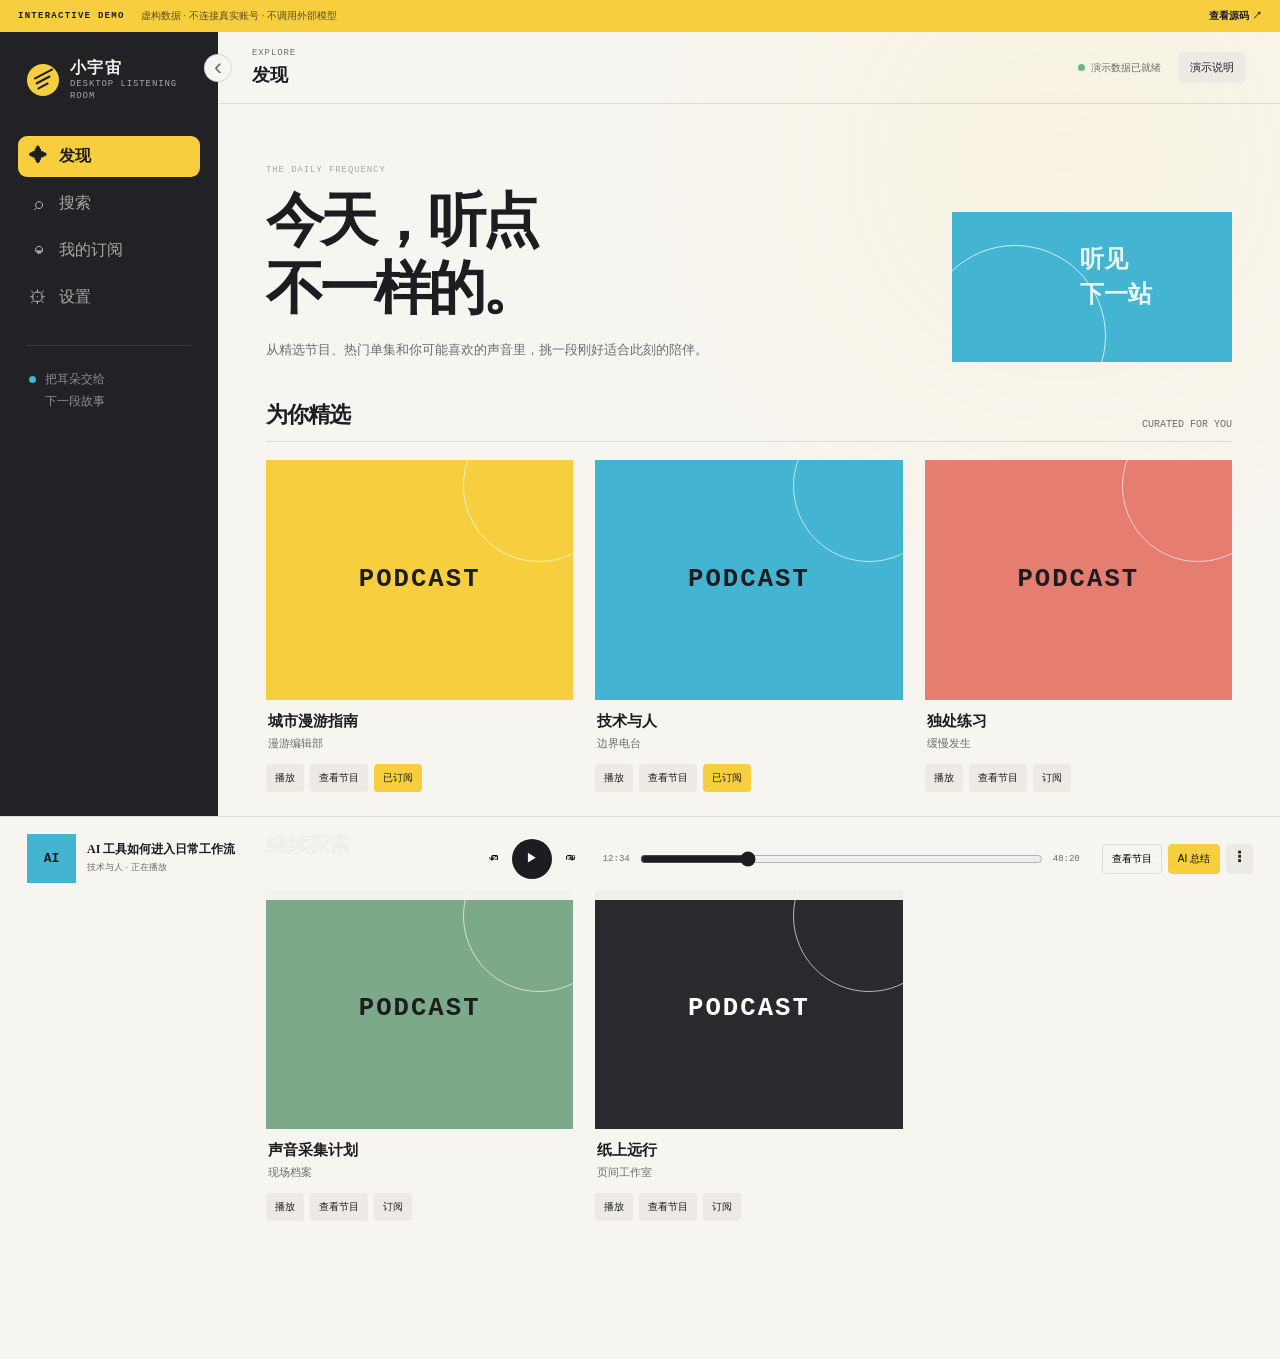
<file: index.html>
<!doctype html>
<html lang="zh-CN">
  <head>
    <meta charset="UTF-8">
    <meta name="viewport" content="width=device-width, initial-scale=1">
    <meta name="theme-color" content="#202024">
    <meta
      name="description"
      content="小宇宙桌面版交互演示：发现、播放、ASR 转写与 AI 总结。"
    >
    <title>小宇宙桌面版 · 交互演示</title>
    <link rel="stylesheet" href="./demo.css">
  </head>
  <body>
    <div class="demo-banner">
      <span>INTERACTIVE DEMO</span>
      <p>虚构数据 · 不连接真实账号 · 不调用外部模型</p>
      <a href="https://github.com/QWE38qwe/xiaoyuzhou-desktop">查看源码 ↗</a>
    </div>

    <div class="app-shell">
      <aside class="sidebar">
        <button
          id="sidebar-toggle"
          class="sidebar-toggle"
          type="button"
          aria-label="折叠侧栏"
          aria-expanded="true"
        >‹</button>
        <div class="brand-row">
          <div class="brand-mark" aria-hidden="true"><span></span></div>
          <div class="brand-copy">
            <strong>小宇宙</strong>
            <span>DESKTOP LISTENING ROOM</span>
          </div>
        </div>
        <nav class="main-nav" aria-label="主导航">
          <button class="nav-item is-active" data-route="discover">
            <span class="nav-icon">✦</span><span class="nav-label">发现</span>
          </button>
          <button class="nav-item" data-route="search">
            <span class="nav-icon">⌕</span><span class="nav-label">搜索</span>
          </button>
          <button class="nav-item" data-route="subscriptions">
            <span class="nav-icon">◒</span><span class="nav-label">我的订阅</span>
          </button>
          <button class="nav-item" data-route="settings">
            <span class="nav-icon">⚙</span><span class="nav-label">设置</span>
          </button>
        </nav>
        <div class="sidebar-rule"></div>
        <div class="sidebar-note">
          <i></i>
          <span>把耳朵交给<br>下一段故事</span>
        </div>
      </aside>

      <main class="main-column">
        <header class="topbar">
          <button id="back-button" class="back-button" type="button" hidden>←</button>
          <div class="route-context">
            <span id="route-eyebrow">EXPLORE</span>
            <strong id="route-title">发现</strong>
          </div>
          <div class="topbar-actions">
            <span class="local-state"><i></i> 演示数据已就绪</span>
            <button id="demo-help" class="ghost-button" type="button">演示说明</button>
          </div>
        </header>
        <section id="page-content" class="page-content" aria-live="polite"></section>
      </main>

      <footer class="player-bar" aria-label="演示播放器">
        <div class="now-playing">
          <div id="player-cover" class="player-cover cover-cyan"><span>AI</span></div>
          <div class="player-copy">
            <strong id="player-title">AI 工具如何进入日常工作流</strong>
            <span id="player-subtitle">技术与人 · 正在播放</span>
            <em id="pipeline-status"></em>
          </div>
        </div>
        <div class="player-controls">
          <button id="skip-back" type="button" aria-label="后退 15 秒">↶<small>15</small></button>
          <button id="play-button" class="play-button" type="button" aria-label="播放或暂停">▶</button>
          <button id="skip-forward" type="button" aria-label="前进 30 秒">↷<small>30</small></button>
        </div>
        <div class="player-progress">
          <span id="current-time">12:34</span>
          <input id="progress" type="range" min="0" max="100" value="26" aria-label="播放进度">
          <span id="duration">48:20</span>
        </div>
        <div class="player-actions">
          <button id="view-podcast" type="button">查看节目</button>
          <button id="summarize" class="accent-button" type="button">AI 总结</button>
          <details class="more-menu">
            <summary aria-label="更多操作">⋮</summary>
            <div>
              <button id="download-demo" type="button">下载音频</button>
              <button id="transcribe-demo" type="button">ASR 转写</button>
              <button id="copy-demo" type="button">复制单集链接</button>
              <button id="speed-demo" type="button">播放速度 · 1×</button>
            </div>
          </details>
        </div>
      </footer>
    </div>

    <dialog id="summary-dialog" class="summary-dialog">
      <div class="dialog-shell">
        <button class="dialog-close" type="button" aria-label="关闭">×</button>
        <div class="dialog-heading">
          <span>AI SUMMARY · LOCAL DEMO</span>
          <h2 id="summary-title">正在整理这一期</h2>
          <p id="summary-lead">模拟执行 ASR → 分段总结 → Markdown 归档</p>
        </div>
        <div id="pipeline" class="pipeline">
          <div data-step="audio"><i>1</i><span>读取音频</span><b>等待</b></div>
          <div data-step="asr"><i>2</i><span>Qwen3-ASR 转写</span><b>等待</b></div>
          <div data-step="summary"><i>3</i><span>结构化总结</span><b>等待</b></div>
          <div data-step="markdown"><i>4</i><span>保存 Markdown</span><b>等待</b></div>
        </div>
        <article id="summary-result" class="summary-result" hidden>
          <div class="result-toolbar">
            <span>AI 工具如何进入日常工作流 - AI总结.md</span>
            <button id="copy-summary" type="button">复制 Markdown</button>
          </div>
          <div class="markdown-preview">
            <h1>AI 工具如何进入日常工作流</h1>
            <blockquote>AI 的价值不在于替代完整工作，而在于缩短信息整理、初稿生成与验证之间的距离。</blockquote>
            <h2>核心结论</h2>
            <ul>
              <li>先从高频、低风险、结果可检查的任务开始使用 AI。</li>
              <li>模型输出应进入人工校验闭环，而不是直接成为最终结论。</li>
              <li>本地处理与云端能力应按隐私敏感度分层选择。</li>
            </ul>
            <h2>行动项</h2>
            <p>选择一个每周重复三次以上的信息整理任务，记录引入 AI 前后的时间成本与错误率。</p>
          </div>
        </article>
      </div>
    </dialog>

    <dialog id="help-dialog" class="help-dialog">
      <div class="help-card">
        <button class="dialog-close" type="button" aria-label="关闭">×</button>
        <span>ABOUT THIS DEMO</span>
        <h2>这是一个安全的交互演示</h2>
        <p>页面使用虚构节目和本地模拟流程，不会请求小宇宙接口，不会上传音频，也不需要 API Key。</p>
        <ul>
          <li>点击卡片进入节目详情</li>
          <li>使用底部播放器模拟播放</li>
          <li>点击“AI 总结”查看完整处理链路</li>
          <li>在设置页比较本地与云端 ASR</li>
        </ul>
      </div>
    </dialog>

    <div id="toast" class="toast" role="status"></div>
    <script src="./demo.js"></script>
  </body>
</html>
</file>
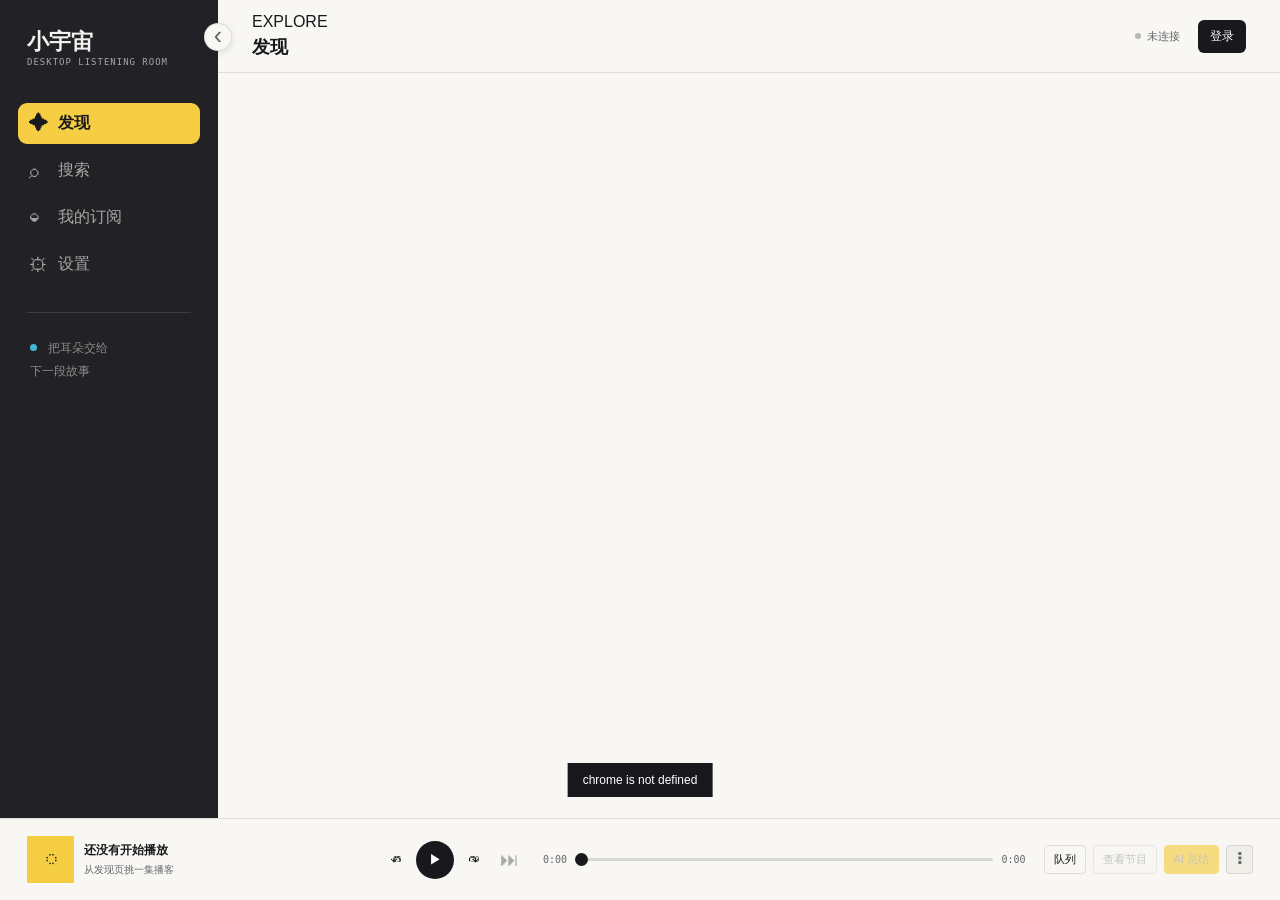
<file: app.html>
<!doctype html>
<html lang="zh-CN">
  <head>
    <meta charset="UTF-8" />
    <meta name="viewport" content="width=device-width, initial-scale=1" />
    <title>小宇宙桌面版</title>
    <link rel="stylesheet" href="app.css" />
  </head>
  <body>
    <div class="app-shell">
      <aside class="sidebar">
        <button id="sidebar-toggle" class="sidebar-toggle" type="button" aria-expanded="true" title="折叠侧栏"><span aria-hidden="true">‹</span><span class="sr-only">折叠侧栏</span></button>
        <div class="brand-row">
          <div class="brand-mark" aria-hidden="true"><span></span></div>
          <div>
            <div class="brand-name">小宇宙</div>
            <div class="brand-kicker">DESKTOP LISTENING ROOM</div>
          </div>
        </div>
        <nav class="main-nav" aria-label="主导航">
          <button class="nav-item is-active" data-route="discover"><span class="nav-icon">✦</span><span>发现</span></button>
          <button class="nav-item" data-route="search"><span class="nav-icon">⌕</span><span>搜索</span></button>
          <button class="nav-item" data-route="subscriptions"><span class="nav-icon">◒</span><span>我的订阅</span></button>
          <button class="nav-item" data-route="settings"><span class="nav-icon">⚙</span><span>设置</span></button>
        </nav>
        <div class="sidebar-rule"></div>
        <div class="sidebar-note">
          <span class="note-dot"></span>
          <span>把耳朵交给<br />下一段故事</span>
        </div>
      </aside>

      <main class="main-column">
        <header class="topbar">
          <button id="back-button" class="round-button" title="返回节目来源页" hidden>←</button>
          <div class="topbar-context"><span id="route-eyebrow">EXPLORE</span><strong id="route-title">发现</strong></div>
          <div class="topbar-actions">
            <div id="connection-state" class="connection-state"><span></span><em>未连接</em></div>
            <button id="account-button" class="account-button">登录</button>
          </div>
        </header>

        <section id="page-content" class="page-content" aria-live="polite"></section>
      </main>

      <footer class="player-bar" aria-label="播放器">
        <div class="now-playing">
          <div id="player-cover" class="player-cover"><span>◌</span></div>
          <div class="player-copy"><strong id="player-title">还没有开始播放</strong><span id="player-subtitle">从发现页挑一集播客</span><span id="transcription-status" class="transcription-status" hidden></span></div>
        </div>
        <div class="player-controls">
          <button id="skip-back" title="后退 15 秒">↶<small>15</small></button>
          <button id="play-button" class="play-button" title="播放 / 暂停">▶</button>
          <button id="skip-forward" title="前进 30 秒">↷<small>30</small></button>
          <button id="next-episode-button" type="button" title="播放队列中的下一首" aria-label="下一首" disabled>⏭</button>
        </div>
        <div class="player-progress">
          <span id="current-time">0:00</span>
          <div class="player-progress-track">
            <input id="progress" type="range" min="0" max="100" value="0" aria-label="播放进度" />
            <div id="progress-anchors" class="progress-anchors" aria-label="节目时间戳锚点"></div>
          </div>
          <span id="duration">0:00</span>
        </div>
        <div class="player-extra">
          <button id="queue-button" class="player-link-button" type="button">队列</button>
          <button id="view-podcast-button" class="player-link-button" title="查看当前节目" disabled>查看节目</button>
          <button id="summarize-button" class="player-link-button is-accent" title="导出文字稿并总结当前单集" disabled>AI 总结</button>
          <details id="player-more-menu" class="action-menu action-menu-player">
            <summary class="more-button" title="更多操作" aria-label="更多操作">⋮</summary>
            <div class="action-menu-panel" role="menu">
              <button id="download-audio-button" role="menuitem" disabled>下载音频</button>
              <button id="transcribe-audio-button" role="menuitem" disabled>导出文字稿</button>
              <button id="copy-episode-link-button" role="menuitem" disabled>复制单集链接</button>
              <button id="copy-podcast-link-button" role="menuitem" disabled>复制节目链接</button>
              <button id="speed-button" role="menuitem">播放速度 · 1×</button>
            </div>
          </details>
        </div>
        <audio id="audio" preload="metadata"></audio>
      </footer>
    </div>

    <div id="toast" class="toast" role="status"></div>
    <dialog id="queue-dialog" class="dialog" aria-labelledby="queue-heading">
      <button type="button" class="dialog-close" data-close-dialog aria-label="关闭播放队列">×</button>
      <h2 id="queue-heading">播放队列</h2>
      <label class="checkbox-row"><input id="queue-autoplay" type="checkbox" /> 播完自动播放下一首</label>
      <p id="queue-empty" class="dialog-lead">队列为空。可从单集的更多操作中添加。</p>
      <ol id="queue-list" class="queue-list"></ol>
    </dialog>
    <dialog id="login-dialog" class="dialog">
      <form id="login-form" method="dialog">
        <button type="button" class="dialog-close" data-close-dialog>×</button>
        <div class="dialog-kicker">YOUR LISTENING ACCOUNT</div>
        <h2>登录小宇宙</h2>
        <p class="dialog-lead">登录后可查看小宇宙上的发现、单集和订阅。验证码只提交至小宇宙认证接口。</p>
        <label>手机号<input id="phone-input" type="tel" inputmode="tel" autocomplete="tel" placeholder="请输入手机号" required /></label>
        <div class="code-row"><label>验证码<input id="code-input" type="text" inputmode="numeric" autocomplete="one-time-code" placeholder="6 位验证码" required /></label><button id="send-code-button" type="button" class="secondary-button">发送验证码</button></div>
        <p id="code-status" class="code-status" role="status" aria-live="polite">首次登录会自动创建账号，验证码仅发送到小宇宙认证服务。</p>
        <button class="primary-button" type="submit">登录并同步</button>
        <p id="login-error" class="form-error"></p>
      </form>
    </dialog>
    <dialog id="summary-consent-dialog" class="dialog">
      <form method="dialog">
        <button type="button" class="dialog-close" data-close-dialog>×</button>
        <div class="dialog-kicker">AI SUMMARY PRIVACY</div>
        <h2>导出文字稿并总结前确认</h2>
        <p class="dialog-lead">若当前单集没有文字稿，会先使用 <strong id="summary-consent-asr">当前文字稿来源</strong> 导出。随后，完整文字稿或分段内容将发送给 <strong id="summary-consent-provider">当前 AI Provider</strong>。选择 API ASR 时可能产生费用。API Key 仅从系统安全凭据存储读取。</p>
        <div class="consent-actions">
          <button type="button" class="secondary-button" data-close-dialog>取消</button>
          <button id="summary-consent-confirm" type="button" class="primary-button">同意并继续</button>
        </div>
      </form>
    </dialog>
    <dialog id="resummarize-dialog" class="dialog">
      <form method="dialog">
        <button type="button" class="dialog-close" data-close-dialog>×</button>
        <h2>重新生成总结？</h2>
        <p id="resummarize-detail" class="dialog-lead"></p>
        <p class="dialog-lead">现有总结文件不会被覆盖，新结果会保存为另一份 Markdown。</p>
        <div class="consent-actions">
          <button type="button" class="secondary-button" data-close-dialog>取消</button>
          <button id="resummarize-confirm" type="button" class="primary-button">重新总结</button>
        </div>
      </form>
    </dialog>
    <dialog id="logout-dialog" class="dialog logout-dialog">
      <form method="dialog">
        <button type="button" class="dialog-close" data-close-dialog>×</button>
        <h2>确认退出登录？</h2>
        <p class="dialog-lead">退出后需要重新登录才能读取小宇宙订阅。已下载的音频、转写稿、总结稿和系统安全凭据存储中的 API Key 会保留。</p>
        <div class="logout-warning">你需要重新获取短信验证码才能再次登录。</div>
        <div class="consent-actions">
          <button type="button" class="secondary-button" data-close-dialog>取消</button>
          <button id="logout-confirm" type="button" class="danger-button">确认退出登录</button>
        </div>
      </form>
    </dialog>
    <script src="episode_content.js"></script>
    <script src="app.js"></script>
  </body>
</html>
</file>
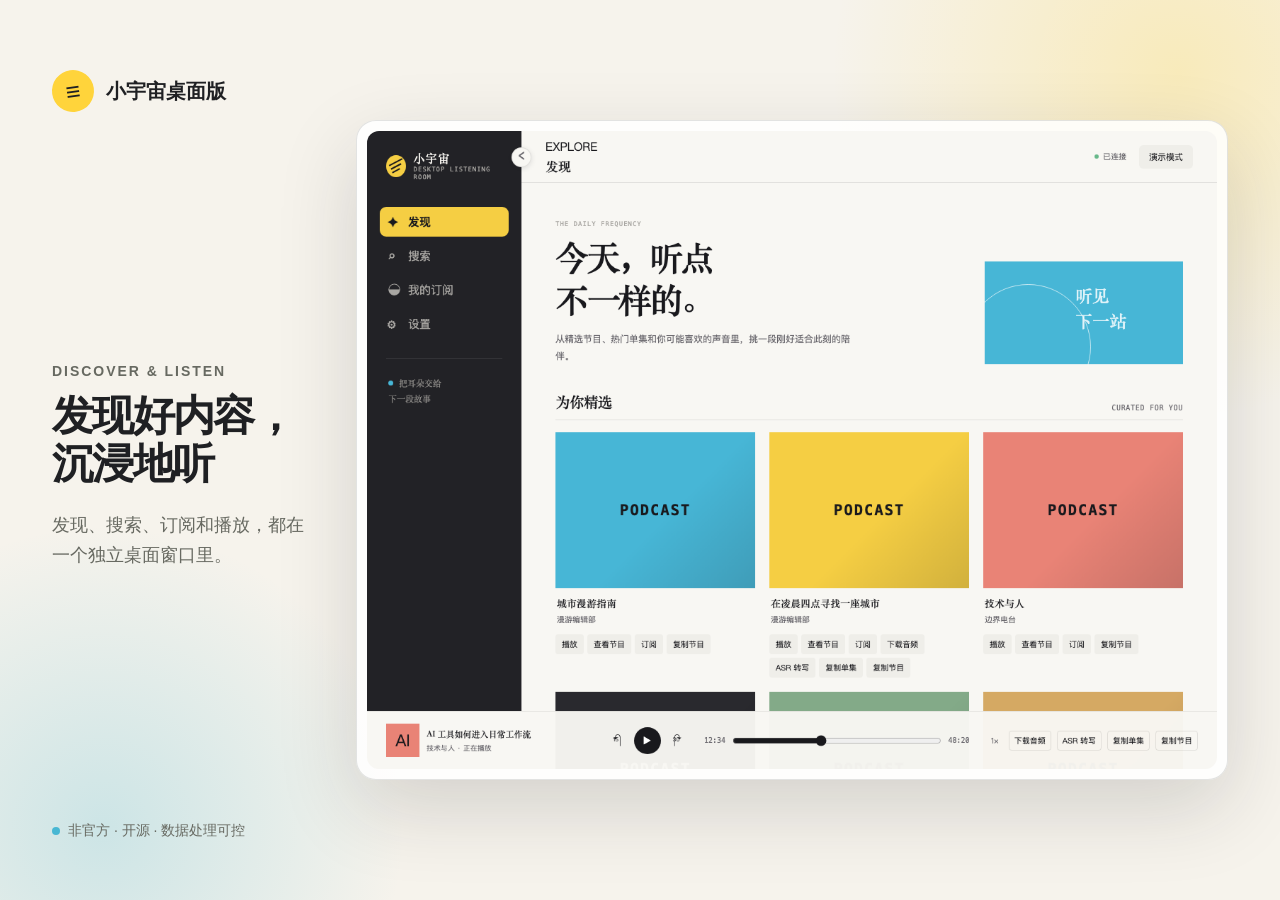
<file: store-assets/render-assets.html>
<!doctype html>
<html lang="zh-CN">
<head>
  <meta charset="utf-8">
  <meta name="viewport" content="width=device-width, initial-scale=1">
  <title>小宇宙桌面版商店素材</title>
  <style>
    :root {
      color-scheme: light;
      --ink: #1f2023;
      --muted: #676961;
      --paper: #f6f3ec;
      --yellow: #ffd43b;
      --cyan: #48b7d3;
      --coral: #e97e71;
    }

    * {
      box-sizing: border-box;
    }

    html,
    body {
      margin: 0;
      width: 100%;
      height: 100%;
      overflow: hidden;
      font-family: -apple-system, BlinkMacSystemFont, "PingFang SC",
        "Helvetica Neue", Arial, sans-serif;
      background: var(--paper);
      color: var(--ink);
    }

    .canvas {
      position: relative;
      display: grid;
      grid-template-columns: 260px 1fr;
      gap: 44px;
      width: 100vw;
      height: 100vh;
      padding: 52px;
      overflow: hidden;
      background:
        radial-gradient(circle at 8% 92%, rgba(72, 183, 211, 0.24), transparent 21%),
        radial-gradient(circle at 92% 8%, rgba(255, 212, 59, 0.28), transparent 24%),
        var(--paper);
    }

    .copy {
      z-index: 1;
      display: flex;
      flex-direction: column;
      justify-content: space-between;
      padding: 18px 0 8px;
    }

    .brand {
      display: flex;
      align-items: center;
      gap: 12px;
      font-size: 20px;
      font-weight: 750;
    }

    .mark {
      display: grid;
      place-items: center;
      width: 42px;
      height: 42px;
      border-radius: 50%;
      background: var(--yellow);
      font-size: 25px;
      transform: rotate(-8deg);
    }

    .eyebrow {
      margin: 0 0 14px;
      color: var(--muted);
      font-size: 14px;
      font-weight: 700;
      letter-spacing: 0.14em;
      text-transform: uppercase;
    }

    h1 {
      margin: 0;
      font-family: "Songti SC", "STSong", serif;
      font-size: 42px;
      font-weight: 700;
      line-height: 1.14;
      letter-spacing: -0.04em;
    }

    .lede {
      margin: 22px 0 0;
      color: var(--muted);
      font-size: 18px;
      line-height: 1.65;
    }

    .privacy {
      display: flex;
      align-items: center;
      gap: 8px;
      color: var(--muted);
      font-size: 14px;
    }

    .privacy::before {
      width: 8px;
      height: 8px;
      border-radius: 50%;
      background: var(--cyan);
      content: "";
    }

    .frame {
      position: relative;
      align-self: center;
      width: 100%;
      padding: 10px;
      overflow: hidden;
      border: 1px solid rgba(31, 32, 35, 0.12);
      border-radius: 20px;
      background: rgba(255, 255, 255, 0.86);
      box-shadow: 0 28px 80px rgba(31, 32, 35, 0.16);
    }

    .frame img {
      display: block;
      width: 100%;
      height: auto;
      max-height: 688px;
      border-radius: 12px;
      object-fit: cover;
      object-position: center;
    }

    body[data-shot="settings"] .frame img {
      height: 688px;
      object-position: center 54%;
    }

    .promo {
      position: relative;
      display: none;
      width: 100vw;
      height: 100vh;
      padding: 30px;
      overflow: hidden;
      background:
        radial-gradient(circle at 90% 15%, rgba(72, 183, 211, 0.35), transparent 35%),
        var(--ink);
      color: white;
    }

    .promo .mark {
      width: 46px;
      height: 46px;
      margin-bottom: 32px;
      color: var(--ink);
    }

    .promo h1 {
      width: 300px;
      font-size: 34px;
      line-height: 1.08;
    }

    .promo p {
      margin: 15px 0 0;
      color: rgba(255, 255, 255, 0.7);
      font-size: 15px;
    }

    .promo-art {
      position: absolute;
      right: -36px;
      bottom: -36px;
      width: 210px;
      height: 210px;
      border: 42px solid var(--yellow);
      border-radius: 50%;
    }

    body[data-shot="promo"] .canvas {
      display: none;
    }

    body[data-shot="promo"] .promo {
      display: block;
    }
  </style>
</head>
<body>
  <main class="canvas">
    <section class="copy">
      <div class="brand">
        <span class="mark">≡</span>
        <span>小宇宙桌面版</span>
      </div>
      <div>
        <p class="eyebrow" id="eyebrow"></p>
        <h1 id="title"></h1>
        <p class="lede" id="lede"></p>
      </div>
      <div class="privacy">非官方 · 开源 · 数据处理可控</div>
    </section>
    <section class="frame">
      <img id="screenshot" alt="">
    </section>
  </main>
  <main class="promo">
    <span class="mark">≡</span>
    <h1>把播客交给<br>下一段故事</h1>
    <p>发现 · 播放 · 转写 · 总结</p>
    <div class="promo-art"></div>
  </main>
  <script>
    const shots = {
      discover: {
        eyebrow: "Discover & Listen",
        title: "发现好内容，沉浸地听",
        lede: "发现、搜索、订阅和播放，都在一个独立桌面窗口里。",
        image: "../docs/images/discover-player.png"
      },
      detail: {
        eyebrow: "Podcast Archive",
        title: "节目与单集，一目了然",
        lede: "进入节目详情，快速播放、下载或整理每一期内容。",
        image: "../docs/images/podcast-detail.png"
      },
      settings: {
        eyebrow: "Local First",
        title: "转写与总结，由你选择",
        lede: "本地 Qwen 或云端 API，密钥保存在 macOS Keychain。",
        image: "../docs/images/settings-asr.png"
      }
    };
    const shot = new URLSearchParams(location.search).get("shot") || "discover";
    document.body.dataset.shot = shot;
    if (shots[shot]) {
      document.querySelector("#eyebrow").textContent = shots[shot].eyebrow;
      document.querySelector("#title").textContent = shots[shot].title;
      document.querySelector("#lede").textContent = shots[shot].lede;
      document.querySelector("#screenshot").src = shots[shot].image;
      document.querySelector("#screenshot").alt = shots[shot].title;
    }
  </script>
</body>
</html>
</file>
<file: demo.css>
:root {
  color-scheme: light;
  --ink: #1d1d21;
  --ink-soft: #6d6b70;
  --paper: #f7f5ef;
  --paper-deep: #eceae3;
  --line: rgba(29, 29, 33, 0.12);
  --yellow: #f7cf3e;
  --cyan: #43b4d1;
  --coral: #e67d71;
  --green: #7ca989;
  --sidebar: 218px;
  --banner: 32px;
  --player: 84px;
}

* { box-sizing: border-box; }
html { background: var(--paper); }
body {
  background:
    radial-gradient(circle at 83% 12%, rgba(247, 207, 62, 0.08), transparent 26%),
    var(--paper);
  color: var(--ink);
  font-family: "Avenir Next", "PingFang SC", sans-serif;
  margin: 0;
  min-height: 100vh;
}
button, input, select { font: inherit; }
button { border: 0; cursor: pointer; }

.demo-banner {
  align-items: center;
  background: var(--yellow);
  display: flex;
  gap: 16px;
  height: var(--banner);
  left: 0;
  padding: 0 18px;
  position: fixed;
  right: 0;
  top: 0;
  z-index: 20;
}
.demo-banner > span {
  font: 700 9px/1 "SFMono-Regular", Consolas, monospace;
  letter-spacing: 0.14em;
}
.demo-banner p {
  flex: 1;
  font-size: 10px;
  margin: 0;
  opacity: 0.72;
}
.demo-banner a {
  color: var(--ink);
  font-size: 10px;
  font-weight: 700;
  text-decoration: none;
}

.app-shell {
  display: grid;
  grid-template-columns: var(--sidebar) minmax(0, 1fr);
  min-height: 100vh;
  padding: var(--banner) 0 var(--player);
  transition: grid-template-columns 220ms ease;
}
.sidebar {
  background: #222226;
  bottom: var(--player);
  color: #f5f2eb;
  display: flex;
  flex-direction: column;
  left: 0;
  padding: 26px 18px 20px;
  position: fixed;
  top: var(--banner);
  width: var(--sidebar);
  z-index: 8;
}
.sidebar-toggle {
  align-items: center;
  background: var(--paper);
  border: 1px solid var(--line);
  border-radius: 50%;
  color: var(--ink-soft);
  display: flex;
  font-size: 24px;
  height: 28px;
  justify-content: center;
  padding: 0 0 3px;
  position: absolute;
  right: -14px;
  top: 22px;
  width: 28px;
  z-index: 2;
}
.brand-row { align-items: center; display: flex; gap: 11px; padding: 0 9px 34px; }
.brand-mark {
  align-items: center;
  background: var(--yellow);
  border-radius: 50%;
  display: flex;
  flex: 0 0 32px;
  height: 32px;
  justify-content: center;
  position: relative;
}
.brand-mark::before, .brand-mark::after, .brand-mark span {
  background: var(--ink);
  content: "";
  height: 2px;
  position: absolute;
  transform: rotate(-28deg);
  width: 21px;
}
.brand-mark::before { top: 9px; }
.brand-mark span { top: 15px; width: 16px; }
.brand-mark::after { top: 21px; width: 12px; }
.brand-copy { display: grid; min-width: 0; }
.brand-copy strong {
  font-family: "Songti SC", "STSong", serif;
  font-size: 16px;
  letter-spacing: 0.08em;
}
.brand-copy span, .route-context > span, .eyebrow {
  color: #aaa8a4;
  font: 500 9px/1.3 "SFMono-Regular", Consolas, monospace;
  letter-spacing: 0.1em;
}
.main-nav { display: grid; gap: 6px; }
.nav-item {
  align-items: center;
  background: transparent;
  border-radius: 9px;
  color: #aaa8a4;
  display: flex;
  gap: 12px;
  padding: 10px 11px;
  text-align: left;
}
.nav-item:hover { color: white; }
.nav-item.is-active { background: var(--yellow); color: var(--ink); font-weight: 700; }
.nav-icon { font-size: 18px; text-align: center; width: 18px; }
.sidebar-rule { border-top: 1px solid rgba(255,255,255,0.12); margin: 27px 9px 23px; }
.sidebar-note {
  color: #8f8d89;
  display: flex;
  font-family: "Songti SC", "STSong", serif;
  font-size: 12px;
  gap: 9px;
  line-height: 1.8;
  padding: 0 11px;
}
.sidebar-note i {
  background: var(--cyan);
  border-radius: 50%;
  flex: 0 0 7px;
  height: 7px;
  margin-top: 7px;
}
body.sidebar-collapsed { --sidebar: 74px; }
body.sidebar-collapsed .sidebar { padding-inline: 12px; }
body.sidebar-collapsed .brand-copy,
body.sidebar-collapsed .nav-label,
body.sidebar-collapsed .sidebar-note { display: none; }
body.sidebar-collapsed .brand-row,
body.sidebar-collapsed .nav-item { justify-content: center; }
body.sidebar-collapsed .brand-row { padding-inline: 0; }

.main-column { grid-column: 2; min-width: 0; }
.topbar {
  align-items: center;
  border-bottom: 1px solid var(--line);
  display: flex;
  height: 72px;
  padding: 0 34px;
}
.back-button {
  background: transparent;
  color: var(--ink-soft);
  font-size: 21px;
  margin-right: 10px;
  padding: 5px;
}
.route-context { display: grid; gap: 4px; }
.route-context > span { color: var(--ink-soft); }
.route-context strong { font-family: "Songti SC", "STSong", serif; font-size: 18px; }
.topbar-actions { align-items: center; display: flex; gap: 17px; margin-left: auto; }
.local-state { align-items: center; color: var(--ink-soft); display: flex; font-size: 10px; gap: 6px; }
.local-state i { background: #67b889; border-radius: 50%; height: 7px; width: 7px; }
.ghost-button {
  background: var(--paper-deep);
  border-radius: 5px;
  color: var(--ink);
  font-size: 11px;
  padding: 8px 12px;
}
.page-content { margin: 0 auto; max-width: 1160px; padding: 36px 48px 54px; }

.hero {
  align-items: end;
  display: grid;
  gap: 42px;
  grid-template-columns: minmax(0, 1fr) 280px;
  padding: 18px 0 38px;
}
.hero h1, .detail-copy h1 {
  font-family: "Songti SC", "STSong", serif;
  font-size: clamp(35px, 5vw, 58px);
  font-weight: 700;
  letter-spacing: -0.07em;
  line-height: 1.17;
  margin: 10px 0 16px;
}
.hero p, .detail-copy p { color: var(--ink-soft); font-size: 13px; line-height: 1.8; margin: 0; }
.hero-art {
  background: var(--cyan);
  height: 150px;
  overflow: hidden;
  position: relative;
}
.hero-art::before {
  border: 1px solid rgba(255,255,255,0.75);
  border-radius: 50%;
  content: "";
  height: 180px;
  left: -28px;
  position: absolute;
  top: 33px;
  width: 180px;
}
.hero-art::after {
  color: rgba(255,255,255,0.88);
  content: "听见\A下一站";
  font: 600 24px/1.45 "Songti SC", serif;
  left: 128px;
  position: absolute;
  top: 30px;
  white-space: pre;
}
.section-heading {
  align-items: end;
  border-bottom: 1px solid var(--line);
  display: flex;
  justify-content: space-between;
  margin-bottom: 18px;
  padding-bottom: 11px;
}
.section-heading h2 {
  font-family: "Songti SC", serif;
  font-size: 22px;
  letter-spacing: -0.04em;
  margin: 0;
}
.section-heading span { color: var(--ink-soft); font: 10px "SFMono-Regular", monospace; }
.feed-grid { display: grid; gap: 22px; grid-template-columns: repeat(3, minmax(0, 1fr)); }
.podcast-card { min-width: 0; }
.cover {
  aspect-ratio: 1 / 0.78;
  cursor: pointer;
  overflow: hidden;
  position: relative;
  transition: transform 180ms ease, box-shadow 180ms ease;
}
.cover:hover { box-shadow: 0 18px 35px rgba(29,29,33,0.15); transform: translateY(-4px); }
.cover-cyan { background: var(--cyan); }
.cover-yellow { background: var(--yellow); }
.cover-coral { background: var(--coral); }
.cover-green { background: var(--green); }
.cover-ink { background: #29292e; color: white; }
.cover::before {
  border: 1px solid rgba(255,255,255,0.65);
  border-radius: 50%;
  content: "";
  height: 150px;
  position: absolute;
  right: -42px;
  top: -50px;
  width: 150px;
}
.cover span {
  font: 700 clamp(18px, 2vw, 27px)/1 "SFMono-Regular", monospace;
  left: 50%;
  letter-spacing: 0.08em;
  position: absolute;
  top: 50%;
  transform: translate(-50%, -50%);
}
.card-copy { padding: 12px 2px 3px; }
.card-copy strong {
  display: block;
  font-family: "Songti SC", serif;
  font-size: 15px;
  overflow: hidden;
  text-overflow: ellipsis;
  white-space: nowrap;
}
.card-copy span { color: var(--ink-soft); display: block; font-size: 11px; margin-top: 5px; }
.card-actions { display: flex; gap: 6px; margin-top: 10px; }
.mini-button, .row-button {
  background: var(--paper-deep);
  border-radius: 4px;
  color: var(--ink);
  font-size: 10px;
  padding: 7px 9px;
}
.mini-button:hover, .mini-button.accent, .row-button:hover { background: var(--yellow); }

.search-shell { max-width: 820px; }
.search-intro h1 {
  font-family: "Songti SC", serif;
  font-size: clamp(34px, 5vw, 56px);
  letter-spacing: -0.07em;
  margin: 20px 0 8px;
}
.search-intro p { color: var(--ink-soft); font-size: 12px; }
.search-bar { border-bottom: 1px solid var(--ink); display: flex; margin: 34px 0 28px; }
.search-bar input {
  background: transparent;
  border: 0;
  flex: 1;
  font-family: "Songti SC", serif;
  font-size: 26px;
  outline: 0;
  padding: 12px 0;
}
.search-bar button { background: transparent; font-size: 24px; }
.episode-list { display: grid; }
.episode-row {
  align-items: center;
  border-bottom: 1px solid var(--line);
  display: grid;
  gap: 14px;
  grid-template-columns: 60px minmax(0, 1fr) auto;
  padding: 13px 0;
}
.episode-thumb { aspect-ratio: 1.2; position: relative; }
.episode-thumb::after {
  content: "";
  inset: 35% 42%;
  position: absolute;
  border: 1px solid rgba(255,255,255,0.8);
  border-radius: 50%;
}
.episode-meta strong { display: block; font-family: "Songti SC", serif; font-size: 14px; }
.episode-meta span { color: var(--ink-soft); display: block; font-size: 10px; margin-top: 5px; }
.row-actions { display: flex; gap: 6px; }
.row-play { background: var(--yellow); border-radius: 50%; height: 32px; width: 32px; }

.detail-hero {
  align-items: start;
  display: grid;
  gap: 38px;
  grid-template-columns: 220px minmax(0, 1fr);
  margin: 8px 0 44px;
}
.detail-cover { aspect-ratio: 1; }
.detail-copy { padding-top: 8px; }
.detail-copy h1 { font-size: clamp(34px, 5vw, 52px); margin-bottom: 10px; }
.detail-author { color: var(--ink) !important; font-weight: 700; margin-bottom: 16px !important; }
.detail-actions { display: flex; gap: 8px; margin-top: 22px; }
.primary-button, .secondary-button {
  border-radius: 4px;
  font-size: 11px;
  padding: 10px 14px;
}
.primary-button { background: var(--ink); color: white; }
.secondary-button { background: var(--yellow); color: var(--ink); }

.settings-page { max-width: 780px; }
.settings-page > h1 {
  font-family: "Songti SC", serif;
  font-size: 42px;
  letter-spacing: -0.06em;
  margin: 20px 0 8px;
}
.settings-lead { color: var(--ink-soft); font-size: 12px; margin-bottom: 28px; }
.settings-section {
  background: rgba(255,255,255,0.36);
  border: 1px solid var(--line);
  display: grid;
  gap: 14px;
  margin-bottom: 15px;
  padding: 22px;
}
.settings-section.blue { border-top: 3px solid var(--cyan); }
.settings-heading { align-items: start; display: flex; justify-content: space-between; }
.settings-heading h2 { font-family: "Songti SC", serif; font-size: 20px; margin: 4px 0 0; }
.settings-heading p { color: var(--ink-soft); font-size: 10px; line-height: 1.6; margin: 0; max-width: 300px; }
.settings-section label { display: grid; font-size: 11px; gap: 6px; }
.settings-section select, .settings-section input {
  background: var(--paper-deep);
  border: 1px solid transparent;
  border-radius: 4px;
  color: var(--ink);
  padding: 10px;
  width: 100%;
}
.provider-note {
  background: #e7f1e9;
  border-left: 3px solid var(--green);
  color: #386a48;
  font-size: 11px;
  line-height: 1.6;
  padding: 10px 12px;
}
.capability-grid { display: grid; gap: 10px; grid-template-columns: repeat(3, 1fr); }
.capability {
  background: var(--paper-deep);
  min-height: 116px;
  padding: 15px;
}
.capability i { color: var(--cyan); font: 700 10px "SFMono-Regular", monospace; }
.capability strong { display: block; font-family: "Songti SC", serif; margin: 13px 0 6px; }
.capability span { color: var(--ink-soft); font-size: 10px; line-height: 1.55; }

.player-bar {
  align-items: center;
  background: rgba(247,245,239,0.97);
  border-top: 1px solid var(--line);
  bottom: 0;
  display: grid;
  gap: 22px;
  grid-template-columns: minmax(210px, 1fr) auto minmax(180px, 1.1fr) auto;
  height: var(--player);
  left: 0;
  padding: 11px 27px;
  position: fixed;
  right: 0;
  z-index: 12;
}
.now-playing { align-items: center; display: flex; gap: 11px; min-width: 0; }
.player-cover {
  align-items: center;
  display: flex;
  flex: 0 0 49px;
  height: 49px;
  justify-content: center;
  position: relative;
}
.player-cover::before { height: 40px; right: -16px; top: -16px; width: 40px; }
.player-cover span { font: 700 13px "SFMono-Regular", monospace; }
.player-copy { display: grid; min-width: 0; }
.player-copy strong, .player-copy span, .player-copy em {
  overflow: hidden;
  text-overflow: ellipsis;
  white-space: nowrap;
}
.player-copy strong { font-family: "Songti SC", serif; font-size: 12px; }
.player-copy span, .player-copy em { color: var(--ink-soft); font-size: 9px; margin-top: 3px; }
.player-copy em { color: #467b58; font-style: normal; }
.player-controls { align-items: center; display: flex; gap: 8px; }
.player-controls button { background: transparent; font-size: 18px; position: relative; }
.player-controls small { font-size: 7px; left: 8px; position: absolute; top: 7px; }
.play-button { background: var(--ink) !important; border-radius: 50%; color: white; font-size: 12px !important; height: 40px; width: 40px; }
.player-progress { align-items: center; color: var(--ink-soft); display: flex; font: 9px "SFMono-Regular", monospace; gap: 8px; }
.player-progress input { accent-color: var(--ink); min-width: 60px; width: 100%; }
.player-actions { align-items: center; display: flex; gap: 6px; }
.player-actions > button {
  background: transparent;
  border: 1px solid var(--line);
  border-radius: 4px;
  font-size: 10px;
  padding: 7px 9px;
  white-space: nowrap;
}
.player-actions .accent-button { background: var(--yellow); border-color: var(--yellow); }
.more-menu { position: relative; }
.more-menu summary {
  align-items: center;
  background: var(--paper-deep);
  border-radius: 4px;
  display: flex;
  font: 700 17px "SFMono-Regular", monospace;
  height: 30px;
  justify-content: center;
  list-style: none;
  padding: 0 9px 4px;
}
.more-menu summary::-webkit-details-marker { display: none; }
.more-menu > div {
  background: #fffefa;
  border: 1px solid var(--line);
  border-radius: 6px;
  bottom: 40px;
  box-shadow: 0 14px 38px rgba(29,29,33,0.18);
  display: grid;
  min-width: 160px;
  padding: 5px;
  position: absolute;
  right: 0;
}
.more-menu > div button { background: transparent; border-radius: 4px; padding: 9px 10px; text-align: left; }
.more-menu > div button:hover { background: var(--yellow); }

dialog {
  background: transparent;
  border: 0;
  max-width: none;
  padding: 0;
}
dialog::backdrop { background: rgba(20,20,23,0.64); backdrop-filter: blur(5px); }
.dialog-shell {
  background: var(--paper);
  box-shadow: 0 30px 100px rgba(0,0,0,0.3);
  display: grid;
  grid-template-columns: 245px minmax(0, 1fr);
  min-height: 590px;
  position: relative;
  width: min(920px, calc(100vw - 36px));
}
.dialog-close {
  background: transparent;
  font-size: 24px;
  position: absolute;
  right: 17px;
  top: 13px;
  z-index: 2;
}
.dialog-heading { background: #222226; color: white; padding: 38px 28px; }
.dialog-heading span, .help-card > span { color: var(--yellow); font: 700 9px "SFMono-Regular", monospace; letter-spacing: 0.12em; }
.dialog-heading h2 { font-family: "Songti SC", serif; font-size: 33px; line-height: 1.25; margin: 45px 0 14px; }
.dialog-heading p { color: #aaa8a4; font-size: 11px; line-height: 1.7; }
.pipeline { display: grid; gap: 0; padding: 62px 46px; }
.pipeline > div {
  align-items: center;
  border-bottom: 1px solid var(--line);
  display: grid;
  gap: 14px;
  grid-template-columns: 32px minmax(0, 1fr) auto;
  padding: 18px 0;
}
.pipeline i {
  align-items: center;
  background: var(--paper-deep);
  border-radius: 50%;
  display: flex;
  font: 700 10px "SFMono-Regular", monospace;
  height: 28px;
  justify-content: center;
  width: 28px;
}
.pipeline span { font-family: "Songti SC", serif; font-weight: 700; }
.pipeline b { color: var(--ink-soft); font-size: 10px; font-weight: 500; }
.pipeline > div.is-active i { background: var(--yellow); animation: pulse 900ms infinite alternate; }
.pipeline > div.is-active b { color: #8d6b00; }
.pipeline > div.is-done i { background: var(--green); color: white; }
.pipeline > div.is-done b { color: #467b58; }
.summary-result { max-height: 590px; overflow: auto; padding: 52px 42px 36px; }
.result-toolbar { align-items: center; border-bottom: 1px solid var(--line); display: flex; gap: 14px; justify-content: space-between; padding-bottom: 12px; }
.result-toolbar span { color: var(--ink-soft); font: 9px "SFMono-Regular", monospace; }
.result-toolbar button { background: var(--yellow); border-radius: 4px; font-size: 10px; padding: 7px 10px; }
.markdown-preview h1, .markdown-preview h2 { font-family: "Songti SC", serif; }
.markdown-preview h1 { font-size: 29px; margin: 28px 0 18px; }
.markdown-preview h2 { font-size: 18px; margin-top: 26px; }
.markdown-preview blockquote {
  border-left: 3px solid var(--cyan);
  color: var(--ink-soft);
  font-size: 12px;
  line-height: 1.8;
  margin: 0;
  padding: 6px 0 6px 16px;
}
.markdown-preview li, .markdown-preview p { font-size: 12px; line-height: 1.8; }
.help-card {
  background: var(--paper);
  box-shadow: 0 30px 100px rgba(0,0,0,0.3);
  padding: 38px;
  position: relative;
  width: min(470px, calc(100vw - 32px));
}
.help-card h2 { font-family: "Songti SC", serif; font-size: 30px; margin: 22px 0 12px; }
.help-card p, .help-card li { color: var(--ink-soft); font-size: 12px; line-height: 1.8; }
.help-card > span { color: var(--ink-soft); }
.toast {
  background: var(--ink);
  bottom: 105px;
  color: white;
  font-size: 11px;
  left: 50%;
  opacity: 0;
  padding: 10px 15px;
  pointer-events: none;
  position: fixed;
  transform: translate(-50%, 8px);
  transition: 180ms ease;
  z-index: 30;
}
.toast.is-visible { opacity: 1; transform: translate(-50%, 0); }
@keyframes pulse { to { box-shadow: 0 0 0 6px rgba(247,207,62,0.2); } }

@media (max-width: 920px) {
  :root { --sidebar: 74px; }
  .brand-copy, .nav-label, .sidebar-note { display: none; }
  .brand-row, .nav-item { justify-content: center; }
  .sidebar-toggle { display: none; }
  .page-content { padding-inline: 30px; }
  .feed-grid { grid-template-columns: repeat(2, minmax(0, 1fr)); }
  .hero { grid-template-columns: 1fr; }
  .hero-art { display: none; }
  .player-bar { grid-template-columns: minmax(160px, 1fr) auto auto; }
  .player-progress { display: none; }
  .dialog-shell { grid-template-columns: 200px minmax(0, 1fr); }
}

@media (max-width: 640px) {
  :root { --banner: 44px; --player: 112px; }
  body { overflow-x: hidden; }
  .demo-banner { align-items: start; flex-wrap: wrap; gap: 3px 10px; padding-block: 7px; }
  .demo-banner p { flex-basis: 70%; }
  .app-shell { display: block; }
  .sidebar {
    align-items: center;
    bottom: auto;
    flex-direction: row;
    height: 58px;
    padding: 8px 14px;
    right: 0;
    width: auto;
  }
  .brand-row { padding: 0; }
  .main-nav { display: flex; margin-left: auto; }
  .nav-item { padding: 9px 11px; }
  .sidebar-rule { display: none; }
  .main-column { padding-top: 58px; }
  .topbar { height: 60px; padding-inline: 18px; }
  .local-state { display: none; }
  .page-content { padding: 24px 18px 42px; }
  .hero { padding-top: 2px; }
  .hero h1 { font-size: 39px; }
  .feed-grid { grid-template-columns: 1fr; }
  .cover { aspect-ratio: 1.45; }
  .detail-hero { gap: 20px; grid-template-columns: 110px minmax(0, 1fr); }
  .detail-copy h1 { font-size: 28px; margin-top: 0; }
  .detail-copy > p:not(.detail-author) { display: none; }
  .episode-row { grid-template-columns: 48px minmax(0, 1fr) auto; }
  .row-button { display: none; }
  .capability-grid { grid-template-columns: 1fr; }
  .settings-heading { display: grid; gap: 8px; }
  .player-bar {
    align-items: start;
    gap: 8px 10px;
    grid-template-columns: minmax(0, 1fr) auto;
    grid-template-rows: 54px 38px;
    padding: 8px 14px;
  }
  .player-controls { grid-column: 2; grid-row: 1; }
  .player-controls > button:not(.play-button) { display: none; }
  .player-actions {
    grid-column: 1 / -1;
    grid-row: 2;
    justify-content: flex-start;
    min-width: 0;
    overflow: visible;
  }
  .player-actions > button { padding-inline: 8px; }
  .dialog-shell {
    display: block;
    max-height: calc(100vh - 28px);
    overflow: auto;
  }
  .dialog-heading { padding: 28px; }
  .dialog-heading h2 { font-size: 27px; margin: 22px 0 10px; }
  .pipeline { padding: 22px 28px 30px; }
  .summary-result { max-height: none; padding: 28px; }
}
</file>
<file: app.css>
:root {
  color-scheme: light;
  --ink: #19191d;
  --ink-soft: #67656b;
  --paper: #f8f7f3;
  --paper-deep: #efeee9;
  --line: rgba(25, 25, 29, .11);
  --yellow: #f5ce43;
  --blue: #47b6d6;
  --coral: #e98376;
  --side: 218px;
  --player: 82px;
}

* { box-sizing: border-box; }
body { background: var(--paper); color: var(--ink); font-family: Manrope, "PingFang SC", sans-serif; margin: 0; min-width: 760px; }
button, input, select { font: inherit; }
button { border: 0; cursor: pointer; }
.sr-only { height: 1px; margin: -1px; overflow: hidden; position: absolute; width: 1px; clip: rect(0, 0, 0, 0); }
.app-shell { display: grid; grid-template-columns: var(--side) 1fr; min-height: 100vh; padding-bottom: var(--player); }
.sidebar { background: #222226; color: #f4f2ed; display: flex; flex-direction: column; padding: 25px 18px 21px; position: fixed; inset: 0 auto var(--player) 0; width: var(--side); z-index: 2; }
.sidebar-toggle { align-items: center; background: var(--paper); border: 1px solid var(--line); border-radius: 50%; box-shadow: 0 2px 7px rgba(25,25,29,.12); color: var(--ink-soft); display: flex; font-size: 25px; height: 28px; justify-content: center; line-height: 1; padding: 0 0 3px; position: absolute; right: -14px; top: 23px; transition: color .16s, transform .22s; width: 28px; z-index: 3; }.sidebar-toggle:hover { color: var(--ink); }
.brand-row { align-items: center; display: flex; min-height: 34px; padding: 2px 9px 35px; }
.brand-name { color: #f4f2ed; font-family: "Noto Serif SC", serif; font-size: 22px; font-weight: 700; letter-spacing: 0; white-space: nowrap; }
.brand-name span { color: var(--coral); }
.brand-kicker, .dialog-kicker, .route-eyebrow { color: #a9a7a3; font: 500 9px/1.25 "DM Mono", monospace; letter-spacing: .11em; }
.main-nav { display: grid; gap: 6px; }.nav-item { align-items: center; background: transparent; border-radius: 9px; color: #a9a7a3; display: flex; gap: 12px; padding: 10px 11px; text-align: left; transition: background .2s, color .2s; }.nav-item:hover { color: #fff; }.nav-item.is-active { background: var(--yellow); color: var(--ink); font-weight: 700; }.nav-icon { font-size: 19px; line-height: 14px; width: 17px; }
.sidebar-rule { border-top: 1px solid rgba(255,255,255,.12); margin: 27px 9px 24px; }.sidebar-note { color: #8d8b88; font-family: "Noto Serif SC", serif; font-size: 12px; line-height: 1.9; padding: 0 12px; }.note-dot { background: var(--blue); border-radius: 50%; display: inline-block; height: 7px; margin: 0 8px 1px 0; width: 7px; }
.sidebar-collapsed { --side: 74px; }.sidebar-collapsed .sidebar { padding-inline: 12px; }.sidebar-collapsed .brand-row { justify-content: center; padding-bottom: 35px; }.sidebar-collapsed .brand-name { font-size: 0; }.sidebar-collapsed .brand-name::before { color: #f4f2ed; content: "宇"; font-size: 20px; }.sidebar-collapsed .brand-name span, .sidebar-collapsed .nav-item > span:not(.nav-icon), .sidebar-collapsed .sidebar-note { display: none; }.sidebar-collapsed .main-nav { justify-items: center; }.sidebar-collapsed .nav-item { justify-content: center; padding-inline: 10px; width: 50px; }.sidebar-collapsed .nav-icon { width: auto; }.sidebar-collapsed .sidebar-rule { margin-inline: 4px; }
.main-column { grid-column: 2; min-width: 0; }.topbar { align-items: center; border-bottom: 1px solid var(--line); display: flex; height: 73px; justify-content: space-between; padding: 0 34px; }.round-button { background: transparent; color: var(--ink-soft); font-size: 21px; padding: 3px 10px 3px 0; }.topbar-context { display: flex; flex-direction: column; gap: 4px; margin-right: auto; min-width: 0; }.topbar-context strong { font-family: "Noto Serif SC", serif; font-size: 18px; overflow: hidden; text-overflow: ellipsis; white-space: nowrap; }.topbar .route-eyebrow { color: var(--ink-soft); }.topbar-actions { align-items: center; display: flex; flex: 0 0 auto; gap: 18px; }.connection-state { align-items: center; color: var(--ink-soft); display: flex; font-size: 11px; gap: 6px; }.connection-state span { background: #b7b6b0; border-radius: 50%; height: 6px; width: 6px; }.connection-state.is-online span { background: #67b889; }.connection-state em { font-style: normal; }.account-button { align-items: center; background: var(--ink); border-radius: 6px; color: #fff; display: flex; font-size: 12px; gap: 7px; padding: 8px 12px; }.account-icon { height: 16px; width: 16px; }.account-button.is-logged { background: var(--paper-deep); color: var(--ink); }
.episode-reading-layout .topbar { border-bottom: 0; height: 52px; }
.episode-reading-layout .topbar-context, .episode-reading-layout .connection-state { display: none; }
.episode-reading-layout .topbar-actions { margin-left: auto; }
.episode-reading-layout .account-button { background: transparent; color: var(--ink-soft); padding: 6px; }
.episode-reading-layout #account-label { display: none; }
.episode-reading-layout .account-icon { height: 19px; width: 19px; }
.episode-reading-layout .page-content { max-width: 1180px; padding-top: 12px; }
.page-content { max-width: 1050px; padding: 35px 48px 48px; }.hero { align-items: end; display: grid; grid-template-columns: 1fr 280px; gap: 40px; padding: 18px 0 34px; }.hero h1 { font-family: "Noto Serif SC", serif; font-size: clamp(29px, 4vw, 50px); letter-spacing: -.08em; line-height: 1.25; margin: 10px 0 15px; }.hero p { color: var(--ink-soft); font-size: 13px; line-height: 1.8; margin: 0; max-width: 420px; }.hero-figure { background: var(--blue); height: 145px; overflow: hidden; position: relative; }.hero-figure::before { border: 1px solid rgba(255,255,255,.7); border-radius: 50%; content: ""; height: 175px; left: -27px; position: absolute; top: 32px; width: 175px; }.hero-figure::after { color: rgba(255,255,255,.84); content: "听见\A下一站"; font: 600 24px/1.5 "Noto Serif SC", serif; left: 128px; position: absolute; top: 30px; white-space: pre; }
.section-heading { align-items: end; border-bottom: 1px solid var(--line); display: flex; justify-content: space-between; margin: 4px 0 17px; padding-bottom: 11px; }.section-heading h2 { font-family: "Noto Serif SC", serif; font-size: 21px; letter-spacing: -.05em; margin: 0; }.section-heading span { color: var(--ink-soft); font: 10px "DM Mono", monospace; letter-spacing: .07em; }.feed-grid { display: grid; gap: 16px; grid-template-columns: repeat(3, minmax(0, 1fr)); }.podcast-card { align-items: start; background: transparent; display: grid; gap: 12px; grid-template-columns: 82px minmax(0, 1fr); min-width: 0; }.cover { aspect-ratio: 1; background: var(--paper-deep); overflow: hidden; position: relative; }.cover img { height: 100%; object-fit: cover; width: 100%; }.cover::after { background: linear-gradient(135deg, transparent 55%, rgba(25,25,29,.16)); content: ""; inset: 0; pointer-events: none; position: absolute; }.card-main { display: grid; gap: 10px; min-width: 0; padding: 1px 0; }.card-copy strong { -webkit-box-orient: vertical; -webkit-line-clamp: 2; display: -webkit-box; font-family: "Noto Serif SC", serif; font-size: 14px; line-height: 1.45; min-height: 41px; overflow: hidden; }.episode-card-facts { align-items: center; color: var(--ink-soft); display: flex; flex-wrap: wrap; font: 10px/1.4 "PingFang SC", sans-serif; font-variant-numeric: tabular-nums; gap: 4px 8px; margin-top: 7px; min-height: 14px; }.episode-card-metric { align-items: center; display: inline-flex; gap: 4px; white-space: nowrap; }.episode-card-metric.is-duration, .episode-card-metric.is-published { color: var(--ink-soft); }.metric-icon { display: inline-block; flex: 0 0 auto; height: 10px; position: relative; width: 11px; }.metric-icon-listens { border: 1.5px solid currentColor; border-bottom: 0; border-radius: 7px 7px 0 0; height: 7px; margin-top: 2px; width: 10px; }.metric-icon-listens::before, .metric-icon-listens::after { background: currentColor; border-radius: 1px; bottom: -3px; content: ""; height: 5px; position: absolute; width: 2px; }.metric-icon-listens::before { left: -2px; }.metric-icon-listens::after { right: -2px; }.metric-icon-comments { border: 1.5px solid currentColor; border-radius: 2px; height: 8px; margin-top: 1px; width: 11px; }.metric-icon-comments::after { border-bottom: 2px solid currentColor; border-left: 2px solid transparent; bottom: -3px; content: ""; left: 2px; position: absolute; }.card-actions { align-items: center; display: flex; flex-wrap: nowrap; gap: 5px; margin-top: auto; }.mini-button { background: var(--paper-deep); border-radius: 4px; color: var(--ink); font-size: 11px; padding: 6px 9px; white-space: nowrap; }.mini-button:hover, .mini-button.is-accent { background: var(--yellow); }.mini-button.is-accent:hover { background: #e8be2f; }.empty { border: 1px dashed rgba(25,25,29,.23); color: var(--ink-soft); font-size: 12px; line-height: 1.8; padding: 30px; text-align: center; }.loading { color: var(--ink-soft); font: 11px "DM Mono", monospace; padding: 30px 0; }
.search-bar { border-bottom: 1px solid var(--ink); display: flex; margin: 17px 0 33px; max-width: 680px; }.search-bar input { background: transparent; border: 0; color: var(--ink); flex: 1; font-family: "Noto Serif SC", serif; font-size: 25px; outline: 0; padding: 10px 0 13px; }.search-bar button { background: transparent; font-size: 25px; }.filter-row { display: flex; gap: 7px; margin-bottom: 20px; }.filter-button { background: var(--paper-deep); border-radius: 5px; color: var(--ink-soft); font-size: 11px; padding: 7px 12px; }.filter-button.is-active { background: var(--ink); color: #fff; }.result-list { display: grid; gap: 1px; }.episode-row { align-items: center; border-bottom: 1px solid var(--line); display: grid; gap: 13px; grid-template-columns: 58px 1fr auto; padding: 12px 0; }.episode-thumb { background: var(--paper-deep); height: 46px; overflow: hidden; width: 58px; }.episode-thumb img { height: 100%; object-fit: cover; width: 100%; }.episode-meta strong { display: block; font-family: "Noto Serif SC", serif; font-size: 13px; overflow: hidden; text-overflow: ellipsis; white-space: nowrap; }.episode-meta span { color: var(--ink-soft); display: block; font-size: 10px; margin-top: 5px; }.row-play { background: var(--yellow); border-radius: 50%; font-size: 12px; height: 31px; width: 31px; }
.settings-page { max-width: 760px; }.settings-form { display: grid; gap: 15px; }.settings-section { background: rgba(255,255,255,.32); border: 1px solid var(--line); display: grid; gap: 13px; padding: 20px; }.settings-section-heading { align-items: center; display: flex; gap: 20px; justify-content: space-between; }.settings-section-heading h3 { font-family: "Noto Serif SC", serif; font-size: 18px; letter-spacing: -.04em; margin: 0; }.settings-section-heading .route-eyebrow { color: var(--ink-soft); }.settings-section-heading p, .field-hint { color: var(--ink-soft); font-size: 11px; line-height: 1.7; margin: 2px 0 0; max-width: 280px; }.settings-section label { display: grid; font-size: 11px; gap: 6px; }.settings-section input:not([type="checkbox"]), .settings-section select { background: var(--paper-deep); border: 1px solid transparent; border-radius: 4px; color: var(--ink); outline: 0; padding: 10px; width: 100%; }.settings-section input:focus, .settings-section select:focus { border-color: var(--blue); }.path-input-row { display: grid; gap: 7px; grid-template-columns: minmax(0, 1fr) auto; }.path-input-row .secondary-button { padding-inline: 13px; }.provider-settings { border-top: 1px solid var(--line); display: grid; gap: 12px; padding-top: 14px; }.provider-settings[hidden] { display: none; }.field-hint { max-width: none; }.field-hint code { color: var(--ink); font: 10px "DM Mono", monospace; overflow-wrap: anywhere; }.checkbox-row { align-items: center; display: flex !important; gap: 8px !important; }.checkbox-row input { accent-color: var(--ink); margin: 0; }.checkbox-row input:disabled + span { color: var(--ink-soft); }.native-host-status { background: #f3e6df; color: #9a5146; font-size: 11px; line-height: 1.6; padding: 8px 10px; }.native-host-status.is-ready { background: #e6f1e9; color: #377551; }.readonly-setting { background: var(--paper-deep); display: grid; gap: 4px; padding: 11px; }.readonly-setting span, .readonly-setting small { color: var(--ink-soft); font-size: 11px; }.readonly-setting strong { font-family: "DM Mono", monospace; font-size: 12px; }.settings-save { justify-self: start; margin: 2px 0 0; }
.player-bar { align-items: center; background: rgba(248,247,243,.97); border-top: 1px solid var(--line); bottom: 0; display: grid; grid-template-columns: minmax(220px, 340px) auto minmax(360px, 1fr) auto; gap: 18px; height: var(--player); left: 0; padding: 11px 27px; position: fixed; right: 0; z-index: 5; }.now-playing { align-items: center; display: flex; gap: 10px; min-width: 0; }.player-cover { align-items: center; background: var(--yellow); display: flex; flex: 0 0 47px; height: 47px; justify-content: center; overflow: hidden; }.player-cover img { height: 100%; object-fit: cover; width: 100%; }.player-cover span { font-size: 23px; }.player-copy { display: flex; flex-direction: column; min-width: 0; }.player-copy strong, .player-copy span { overflow: hidden; text-overflow: ellipsis; white-space: nowrap; }.player-copy strong { font-family: "Noto Serif SC", serif; font-size: 12px; }.player-copy span { color: var(--ink-soft); font-size: 10px; margin-top: 4px; }.player-controls { align-items: center; display: flex; gap: 9px; }.player-controls button { background: transparent; color: var(--ink); font-size: 19px; position: relative; }.player-controls button small { font: 8px Manrope; left: 8px; position: absolute; top: 7px; }.play-button { background: var(--ink) !important; border-radius: 50%; color: #fff !important; font-size: 13px !important; height: 38px; width: 38px; }.player-progress { align-items: center; color: var(--ink-soft); display: flex; font: 10px "DM Mono", monospace; gap: 8px; min-width: 0; }.player-progress input { accent-color: var(--ink); min-width: 50px; width: 100%; }.player-extra { align-items: center; display: flex; gap: 7px; }.player-extra button { background: transparent; color: var(--ink-soft); font-size: 11px; }.player-extra button:hover { color: var(--ink); }.player-link-button { border: 1px solid var(--line) !important; border-radius: 4px !important; color: var(--ink) !important; padding: 6px 9px; white-space: nowrap; }.player-link-button.is-accent { background: var(--yellow) !important; border-color: var(--yellow) !important; }.player-link-button:disabled { color: #aaa8a3 !important; cursor: not-allowed; opacity: .65; }
.toast { background: var(--ink); bottom: 103px; color: #fff; font-size: 12px; left: 50%; opacity: 0; padding: 10px 15px; pointer-events: none; position: fixed; transform: translate(-50%, 8px); transition: opacity .2s, transform .2s; z-index: 9; }.toast.is-visible { opacity: 1; transform: translate(-50%, 0); }.dialog { background: var(--paper); border: 1px solid var(--line); box-shadow: 0 20px 70px rgba(25,25,29,.18); max-width: 410px; padding: 0; width: calc(100% - 30px); }.dialog::backdrop { background: rgba(25,25,29,.42); backdrop-filter: blur(3px); }.dialog form { display: grid; gap: 14px; padding: 31px; position: relative; }.dialog h2 { font-family: "Noto Serif SC", serif; font-size: 28px; letter-spacing: -.07em; margin: -3px 0 0; }.dialog-lead, .settings-warning { color: var(--ink-soft); font-size: 11px; line-height: 1.7; margin: -3px 0 4px; }.dialog label { display: grid; font-size: 11px; gap: 6px; }.dialog input, .dialog select { background: var(--paper-deep); border: 1px solid transparent; border-radius: 4px; color: var(--ink); outline: 0; padding: 10px; }.dialog input:focus, .dialog select:focus { border-color: var(--blue); }.code-row { align-items: end; display: grid; gap: 8px; grid-template-columns: 1fr auto; }.primary-button, .secondary-button { border-radius: 4px; font-size: 12px; padding: 11px 15px; }.primary-button { background: var(--ink); color: #fff; margin-top: 4px; }.secondary-button { background: var(--yellow); color: var(--ink); white-space: nowrap; }.dialog-close { background: transparent; font-size: 23px; position: absolute; right: 16px; top: 12px; }.form-error { color: #bf5245; font-size: 11px; min-height: 14px; margin: 0; }
@media (max-width: 850px) { body { min-width: 620px; }.hero { grid-template-columns: 1fr; }.hero-figure { display: none; }.page-content { padding-inline: 32px; }.feed-grid { grid-template-columns: repeat(2, minmax(0, 1fr)); }.settings-section-heading { display: grid; gap: 6px; }.settings-section-heading p { max-width: none; }.player-bar { gap: 12px; grid-template-columns: minmax(0, 1fr) auto auto; }.player-progress { display: none; }.player-extra { gap: 5px; }.player-link-button { font-size: 10px !important; padding: 5px 6px; } }

.round-button[hidden] { display: none; }
.podcast-card, .episode-row { cursor: pointer; }
.episode-row { transition: background .16s; }
.episode-row:hover { background: rgba(255,255,255,.5); }
.row-actions { align-items: center; display: flex; gap: 6px; }
.row-action { background: var(--paper-deep); border-radius: 4px; color: var(--ink-soft); font-size: 10px; padding: 7px 9px; white-space: nowrap; }
.row-action:hover, .row-action.is-primary { background: var(--yellow); color: var(--ink); }
.row-action:disabled { cursor: not-allowed; opacity: .45; }
.mini-button:disabled, .primary-button:disabled { cursor: default; opacity: .55; }
.podcast-detail { max-width: 860px; }
.podcast-detail-hero { align-items: start; display: grid; gap: 34px; grid-template-columns: 210px minmax(0, 1fr); margin: 5px 0 42px; }
.podcast-detail-cover { align-items: center; aspect-ratio: 1; background: var(--yellow); display: flex; font-size: 45px; justify-content: center; overflow: hidden; position: relative; }
.podcast-detail-cover::after { border: 1px solid rgba(255,255,255,.72); border-radius: 50%; content: ""; height: 150px; position: absolute; right: -54px; top: -48px; width: 150px; }
.podcast-detail-cover img { height: 100%; object-fit: cover; width: 100%; }
.podcast-detail-copy { min-width: 0; padding-top: 5px; }
.podcast-detail-copy h1 { font-family: "Noto Serif SC", serif; font-size: clamp(29px, 4vw, 45px); letter-spacing: -.07em; line-height: 1.18; margin: 10px 0 8px; }
.podcast-detail-author { color: var(--ink); font-size: 12px; font-weight: 700; margin: 0 0 15px; }
.podcast-detail-description { color: var(--ink-soft); display: -webkit-box; font-size: 12px; line-height: 1.8; margin: 0; max-width: 560px; overflow: hidden; -webkit-box-orient: vertical; -webkit-line-clamp: 4; }
.podcast-detail-actions { display: flex; gap: 8px; margin-top: 20px; }
.podcast-detail-actions .primary-button { margin-top: 0; }
.podcast-episode-row .episode-thumb { height: 52px; width: 66px; }

@media (max-width: 850px) {
  .podcast-detail-hero { gap: 24px; grid-template-columns: 160px minmax(0, 1fr); }
  .podcast-detail-copy h1 { font-size: 30px; }
  .podcast-episode-row .row-action { display: none; }
}

.settings-section textarea { background: var(--paper-deep); border: 1px solid transparent; border-radius: 4px; color: var(--ink); font: 11px/1.75 "DM Mono", monospace; outline: 0; padding: 12px; resize: vertical; width: 100%; }
.settings-section textarea:focus { border-color: var(--blue); }
.credential-row { display: grid; gap: 7px; grid-template-columns: minmax(0, 1fr) auto; }
.credential-row .mini-button { padding-inline: 13px; }
.summary-settings-section { border-top: 3px solid var(--blue); }
.summary-run-row { align-items: center; display: flex; flex-wrap: wrap; gap: 12px; }
.summary-run-row .field-hint { flex: 1; min-width: 220px; }
.prompt-manager { background: rgba(239,238,233,.72); border: 1px solid var(--line); display: grid; gap: 12px; padding: 15px; }
.prompt-manager-heading { align-items: center; display: flex; justify-content: space-between; }
.prompt-manager-heading strong { font-family: "Noto Serif SC", serif; font-size: 14px; }
.prompt-badge { background: var(--yellow); border-radius: 999px; color: var(--ink); font: 9px "DM Mono", monospace; max-width: 55%; overflow: hidden; padding: 5px 9px; text-overflow: ellipsis; white-space: nowrap; }
.prompt-meta-grid { display: grid; gap: 10px; grid-template-columns: minmax(0, 1fr) 110px; }
.prompt-actions { display: flex; flex-wrap: wrap; gap: 7px; }
.mini-button.is-danger { color: #9a5146; }
.mini-button.is-danger:hover { background: #f3e6df; }
.consent-actions { display: grid; gap: 8px; grid-template-columns: 1fr 1fr; }
.consent-actions .primary-button { margin-top: 0; }
.official-login-actions { display: grid; gap: 8px; grid-template-columns: 1fr 1fr; }
.official-login-actions .primary-button { margin-top: 0; }

.action-menu { flex: 0 0 auto; position: relative; }
.action-menu summary { list-style: none; }
.action-menu summary::-webkit-details-marker { display: none; }
.more-button { align-items: center; background: var(--paper-deep); border-radius: 4px; color: var(--ink-soft); display: flex; font: 700 18px/1 "DM Mono", monospace; height: 28px; justify-content: center; padding: 0 8px 4px; transition: background .16s, color .16s; user-select: none; }
.more-button:hover, .action-menu[open] > .more-button { background: var(--ink); color: #fff; }
.action-menu-panel { background: #fffefa; border: 1px solid var(--line); border-radius: 6px; box-shadow: 0 14px 36px rgba(25,25,29,.18); display: grid; min-width: 154px; overflow: hidden; padding: 5px; position: absolute; right: 0; top: calc(100% + 6px); z-index: 12; }
.action-menu:not([open]) > .action-menu-panel { display: none; }
.action-menu-panel button { background: transparent; border-radius: 4px; color: var(--ink); font-size: 11px; padding: 9px 10px; text-align: left; white-space: nowrap; }
.action-menu-panel button:hover { background: var(--yellow); }
.action-menu-panel button:disabled { color: #aaa8a3; cursor: default; }
.action-menu-panel button:disabled:hover { background: transparent; }
.action-menu-row .action-menu-panel { top: calc(100% + 7px); }
.action-menu-player .action-menu-panel { bottom: calc(100% + 10px); top: auto; }
.action-menu-player .more-button { border: 1px solid var(--line); height: 29px; }
.player-controls button:disabled { cursor: default; opacity: .35; }
.queue-list { display: grid; gap: 5px; list-style: none; margin: 12px 0 0; max-height: 55vh; overflow-y: auto; padding: 0; }
.queue-row { align-items: center; border-bottom: 1px solid var(--line); display: grid; gap: 5px; grid-template-columns: minmax(0, 1fr) auto auto auto; padding: 5px 0; }
.queue-row span { overflow: hidden; text-overflow: ellipsis; white-space: nowrap; }
.queue-row button { background: transparent; border: 1px solid var(--line); border-radius: 4px; color: var(--ink); min-height: 28px; padding: 3px 6px; }
.queue-row button:disabled { opacity: .35; }
#subscriptions-more { margin-top: 12px; }
.card-actions .mini-button { font-size: 10px; padding-inline: 7px; }

@media (max-width: 850px) {
  .podcast-episode-row .row-action { display: inline-block; font-size: 9px; padding-inline: 7px; }
  .row-actions { gap: 4px; }
}

.code-status { color: var(--ink-soft); font-size: 11px; line-height: 1.6; margin: -3px 0 0; min-height: 18px; }
.code-status.is-pending { color: #765c16; }
.code-status.is-success { color: #377551; }
.code-status.is-error { color: #9a5146; }

.player-progress-track { min-width: 50px; position: relative; width: 100%; }
.player-progress-track input { appearance: none; background: transparent; display: block; height: 14px; margin: 0; position: relative; width: 100%; z-index: 1; }
.player-progress-track input::-webkit-slider-runnable-track { background: #d7d8d4; border-radius: 2px; height: 3px; }
.player-progress-track input::-webkit-slider-thumb { appearance: none; background: var(--ink); border: 0; border-radius: 50%; height: 13px; margin-top: -5px; width: 13px; }
.progress-anchors { inset: 50% 8px auto; pointer-events: none; position: absolute; z-index: 2; }
.progress-anchors button { background: var(--blue); border: 0; border-radius: 50%; box-shadow: 0 1px 4px rgba(71,182,214,.42); height: 5px; left: var(--anchor-position); padding: 0; pointer-events: auto; position: absolute; top: 0; transform: translate(-50%, -50%); transition: background .14s ease, box-shadow .14s ease, transform .14s ease; width: 5px; }
.progress-anchors button:hover, .progress-anchors button:focus-visible { background: #73cce3; box-shadow: 0 2px 6px rgba(71,182,214,.55); outline: 2px solid var(--paper); transform: translate(-50%, -50%); }
.progress-anchors button.is-active { background: var(--yellow); box-shadow: 0 1px 4px rgba(204,158,24,.35); }
.player-timestamp-tooltip { background: #222226; border-radius: 4px; bottom: 19px; box-shadow: 0 8px 24px rgba(25,25,29,.24); color: #f4f2ed; font: 500 10px/1.55 Manrope, "PingFang SC", sans-serif; max-width: calc(100vw - 32px); opacity: 0; overflow-wrap: break-word; padding: 8px 10px; pointer-events: none; position: absolute; transform: translateX(-50%) translateY(4px); transition: opacity .14s ease, transform .14s ease; white-space: normal; width: 240px; word-break: normal; z-index: 30; }
.player-timestamp-tooltip.is-visible { opacity: 1; transform: translateX(-50%) translateY(0); }

.episode-content-page { max-width: 980px; }
.episode-reading-header { display: grid; gap: 42px; grid-template-columns: minmax(0, 1fr) 180px; margin: 0 0 38px; }
.episode-reading-header h1 { font-family: "Noto Serif SC", serif; font-size: clamp(28px, 3.2vw, 42px); letter-spacing: -.03em; line-height: 1.38; margin: 0; overflow-wrap: anywhere; }
.episode-content-meta { border-top: 2px solid var(--ink); color: var(--ink-soft); display: grid; font: 10px/1.5 "DM Mono", monospace; }
.episode-content-meta span, .episode-content-meta a { border-bottom: 1px solid var(--line); padding: 12px 0; }
.episode-content-meta a { color: var(--coral); overflow-wrap: anywhere; text-decoration: none; }
.episode-content-meta a:hover { color: var(--ink); }
.episode-chapter-strip { border-block: 1px solid var(--line); display: flex; gap: 1px; margin-bottom: 38px; overflow-x: auto; padding: 10px 0; scrollbar-color: var(--ink-soft) transparent; }
.episode-chapter-strip button { background: transparent; border-inline-end: 1px solid var(--line); color: var(--ink); display: grid; flex: 0 0 170px; gap: 5px; min-height: 52px; padding: 8px 14px; text-align: left; }
.episode-chapter-strip button:hover, .episode-chapter-strip button:focus-visible { background: var(--paper-deep); }
.episode-chapter-strip strong { color: var(--ink-soft); font: 10px "DM Mono", monospace; }
.episode-chapter-strip span { font-family: "Noto Serif SC", serif; font-size: 12px; line-height: 1.45; overflow: hidden; text-overflow: ellipsis; white-space: nowrap; }
.episode-show-notes { max-width: 760px; }
.episode-content-body { font-size: 14px; line-height: 1.85; overflow-wrap: anywhere; }
.episode-content-body > p { color: #454349; margin: 0 0 18px; max-width: 72ch; white-space: pre-wrap; }
.episode-content-body h2 { font-family: "Noto Serif SC", serif; font-size: 21px; letter-spacing: -.02em; margin: 34px 0 13px; }
.episode-content-list { color: #454349; display: grid; gap: 7px; margin: 0 0 20px; padding-inline-start: 20px; }
.episode-timestamp-row { align-items: start; border-top: 1px solid var(--line); display: grid; gap: 12px; grid-template-columns: 72px minmax(0, 1fr) auto; padding: 14px 0; scroll-margin-top: 90px; }
.episode-timestamp-row:last-child { border-bottom: 1px solid var(--line); }
.episode-timestamp-row p { color: #454349; line-height: 1.7; margin: 0; min-width: 0; }
.episode-timestamp-row a { color: var(--ink-soft); font-size: 10px; padding-top: 3px; text-underline-offset: 3px; white-space: nowrap; }
.timestamp-button { background: var(--ink); border-radius: 4px; color: #fff; font: 10px "DM Mono", monospace; padding: 7px 8px; }
.timestamp-button:hover { background: var(--yellow); color: var(--ink); }

button:focus-visible, a:focus-visible, input:focus-visible, select:focus-visible, textarea:focus-visible, summary:focus-visible { outline: 2px solid var(--blue); outline-offset: 2px; }
button:disabled { cursor: not-allowed; }
.secondary-button:disabled { opacity: .5; }
.episode-row { align-items: start; }
.episode-meta { min-width: 0; }
.result-description-wrap { display: grid; gap: 5px; margin-top: 5px; max-width: 46ch; }
.result-description { color: var(--ink-soft); display: block; font-size: 10px; line-height: 1.65; overflow-wrap: anywhere; }
.result-description-wrap.is-collapsed .result-description { display: -webkit-box; overflow: hidden; -webkit-box-orient: vertical; -webkit-line-clamp: 3; }
.description-toggle { background: transparent; color: var(--ink); font-size: 10px; justify-self: start; padding: 0; text-decoration: underline; text-underline-offset: 3px; }
.description-toggle:hover { color: var(--ink-soft); }
.account-button.is-logged:hover { background: #f3e6df; color: #8c342d; }
.account-button { max-width: 160px; overflow: hidden; text-overflow: ellipsis; white-space: nowrap; }
.danger-button { background: #a43f35; border-radius: 4px; color: #fff; font-size: 12px; padding: 11px 15px; }
.danger-button:hover { background: #8c342d; }
.danger-button:disabled { opacity: .55; }
.logout-warning { background: #f3e6df; color: #8c342d; font-size: 11px; line-height: 1.65; padding: 10px 12px; }
.mini-button.is-complete, .row-action.is-complete { background: #e6f1e9; color: #285d3e; }
.mini-button.is-complete:hover, .row-action.is-complete:hover { background: #d5e9db; }
.player-link-button.is-complete { background: #e6f1e9 !important; border-color: #b9d5c2 !important; color: #285d3e !important; }
.native-host-diagnostics { border-top: 1px solid var(--line); display: grid; gap: 8px; padding-top: 12px; }
.native-host-diagnostics > div:not(.native-host-actions) { align-items: start; display: grid; gap: 8px; grid-template-columns: 78px minmax(0, 1fr); }
.native-host-diagnostics span { color: var(--ink-soft); font-size: 10px; }
.native-host-diagnostics code { color: var(--ink); font: 10px/1.55 "DM Mono", monospace; overflow-wrap: anywhere; user-select: text; }
.native-host-actions { align-items: center; display: flex; flex-wrap: wrap; gap: 12px; margin-top: 3px; }
.native-host-actions a { color: var(--ink); font-size: 11px; text-underline-offset: 3px; }
.settings-tabs { border-bottom: 1px solid var(--line); display: flex; gap: 2px; margin-bottom: 20px; overflow-x: auto; }
.settings-tabs button { background: transparent; border-bottom: 2px solid transparent; color: var(--ink-soft); flex: 0 0 auto; font-size: 11px; padding: 10px 14px; }
.settings-tabs button:hover { color: var(--ink); }
.settings-tabs button.is-active { border-bottom-color: var(--ink); color: var(--ink); font-weight: 700; }
.settings-panel { background: transparent; border: 0; padding: 4px 0 22px; }
.settings-panel[hidden] { display: none; }
.model-list-heading { align-items: center; }
.model-list-heading .secondary-button { flex: 0 0 auto; }
.summary-model-list { display: grid; gap: 9px; }
.summary-model-row { align-items: center; background: #fffefa; border: 1px solid var(--line); border-radius: 7px; display: grid; gap: 10px; grid-template-columns: 18px minmax(0, 1fr) auto auto auto auto; min-height: 72px; padding: 12px 13px; }
.summary-model-row.is-disabled { opacity: .58; }
.summary-model-drag { color: #aaa8a3; cursor: grab; font-size: 17px; line-height: 1; }
.summary-model-main { background: transparent; min-width: 0; padding: 0; text-align: left; }
.summary-model-main strong { align-items: center; display: flex; font-size: 13px; gap: 7px; min-width: 0; }
.summary-model-main > span { color: var(--ink-soft); display: block; font-size: 10px; margin-top: 5px; overflow: hidden; text-overflow: ellipsis; white-space: nowrap; }
.default-model-badge { background: #e6f1e9; color: #285d3e; font-size: 9px; font-weight: 600; padding: 3px 6px; }
.model-key-state { color: #9a5146; font-size: 9px; white-space: nowrap; }
.model-key-state.is-ready { color: #377551; }
.model-toggle { display: block !important; height: 24px; position: relative; width: 38px; }
.model-toggle input { height: 1px; opacity: 0; position: absolute; width: 1px; }
.model-toggle span { background: #b7b6b0; border-radius: 12px; inset: 0; position: absolute; transition: background .16s; }
.model-toggle span::after { background: #fff; border-radius: 50%; content: ""; height: 18px; left: 3px; position: absolute; top: 3px; transition: transform .16s; width: 18px; }
.model-toggle input:checked + span { background: #377551; }
.model-toggle input:checked + span::after { transform: translateX(14px); }
.model-toggle input:focus-visible + span { outline: 2px solid var(--blue); outline-offset: 2px; }
.model-order-actions { display: flex; gap: 2px; }
.model-order-actions button, .model-delete-button { background: transparent; color: var(--ink-soft); font-size: 13px; height: 28px; padding: 0; width: 26px; }
.model-order-actions button:hover { color: var(--ink); }
.model-order-actions button:disabled { opacity: .25; }
.model-delete-button { color: #9a5146; font-size: 18px; }
.account-setting-row { align-items: center; border-block: 1px solid var(--line); display: flex; justify-content: space-between; padding: 16px 0; }
.account-setting-row strong, .account-setting-row span { display: block; }
.account-setting-row strong { font-size: 13px; }
.account-setting-row span { color: var(--ink-soft); font-size: 10px; margin-top: 5px; }
.model-editor-dialog { max-width: 520px; }
.model-editor-dialog form { max-height: min(720px, calc(100vh - 40px)); overflow-y: auto; }
.model-editor-actions { display: grid; gap: 8px; grid-template-columns: 1fr 1fr; }
.model-editor-actions .primary-button { margin-top: 0; }
.native-install-guide { background: var(--paper-deep); display: grid; gap: 4px; padding: 12px; }
.native-install-guide strong { font-family: "Noto Serif SC", serif; font-size: 13px; }
.native-install-guide p { color: var(--ink-soft); font-size: 11px; line-height: 1.65; margin: 0; }
.setup-steps { border-block: 1px solid var(--line); display: grid; }
.setup-steps > div { align-items: start; border-bottom: 1px solid var(--line); display: grid; gap: 5px; grid-template-columns: 132px minmax(0, 1fr); padding: 10px 0; }
.setup-steps > div:last-child { border-bottom: 0; }
.setup-steps strong { font-size: 11px; }
.setup-steps span { color: var(--ink-soft); font-size: 11px; line-height: 1.6; }
.install-command-row { align-items: center; background: var(--paper-deep); display: grid; gap: 10px; grid-template-columns: minmax(0, 1fr) auto; padding: 10px; }
.install-command-row code { font: 10px/1.55 "DM Mono", monospace; overflow-wrap: anywhere; }

@media (max-width: 850px) {
  .settings-section-heading.model-list-heading { align-items: center; display: flex; }
  .episode-reading-header { gap: 24px; grid-template-columns: minmax(0, 1fr) 150px; }
  .episode-reading-header h1 { font-size: 28px; }
  .episode-timestamp-row { grid-template-columns: 68px minmax(0, 1fr); }
  .episode-timestamp-row a { grid-column: 2; }
  .setup-steps > div { grid-template-columns: 1fr; }
}

@media (max-width: 760px) {
  .summary-model-row { grid-template-columns: 16px minmax(0, 1fr) auto auto; }
  .summary-model-drag { grid-column: 1; grid-row: 1 / 3; }
  .summary-model-main { grid-column: 2; grid-row: 1; }
  .model-toggle { grid-column: 3; grid-row: 1; }
  .model-delete-button { grid-column: 4; grid-row: 1; }
  .model-key-state { grid-column: 2; grid-row: 2; }
  .model-order-actions { grid-column: 3 / 5; grid-row: 2; justify-self: end; }
}

@media (max-width: 650px) {
  body { min-width: 380px; }
  .app-shell { --side: 74px; }
  .sidebar { padding-inline: 12px; }
  .sidebar-toggle { display: none; }
  .brand-row { justify-content: center; padding-bottom: 35px; }
  .brand-name { font-size: 0; }
  .brand-name::before { color: #f4f2ed; content: "宇"; font-size: 20px; }
  .brand-name span, .nav-item > span:not(.nav-icon), .sidebar-note { display: none; }
  .main-nav { justify-items: center; }
  .nav-item { justify-content: center; padding-inline: 10px; width: 50px; }
  .nav-icon { width: auto; }
  .sidebar-rule { margin-inline: 4px; }
  .topbar { padding-inline: 18px; }
  .topbar-actions { gap: 9px; }
  .account-button { max-width: 120px; }
  .page-content { padding: 25px 20px 40px; }
  .feed-grid { grid-template-columns: 1fr; }
  .path-input-row, .credential-row { grid-template-columns: 1fr; }
  .path-input-row .secondary-button, .credential-row .mini-button { justify-self: start; }
  .settings-section { padding: 16px; }
  .episode-reading-header { grid-template-columns: 1fr; }
  .episode-reading-header h1 { font-size: 25px; }
  .episode-content-meta { display: flex; flex-wrap: wrap; gap: 8px 14px; }
  .episode-content-meta span, .episode-content-meta a { border-bottom: 0; padding: 0; }
  .prompt-meta-grid { grid-template-columns: 1fr; }
  .native-host-diagnostics > div:not(.native-host-actions) { grid-template-columns: 1fr; gap: 3px; }
  .settings-tabs button { padding-inline: 10px; }
  .install-command-row { grid-template-columns: 1fr; }
  .install-command-row .mini-button { justify-self: start; }
  .player-bar { grid-template-columns: minmax(0, 1fr) auto auto; padding-inline: 12px; }
  #view-podcast-button, .action-menu-player { display: none; }
}

@media (max-width: 1180px) and (min-width: 1001px) {
  .feed-grid { grid-template-columns: repeat(2, minmax(0, 1fr)); }
}

@media (max-width: 1000px) {
  .feed-grid { grid-template-columns: 1fr; }
}
</file>
